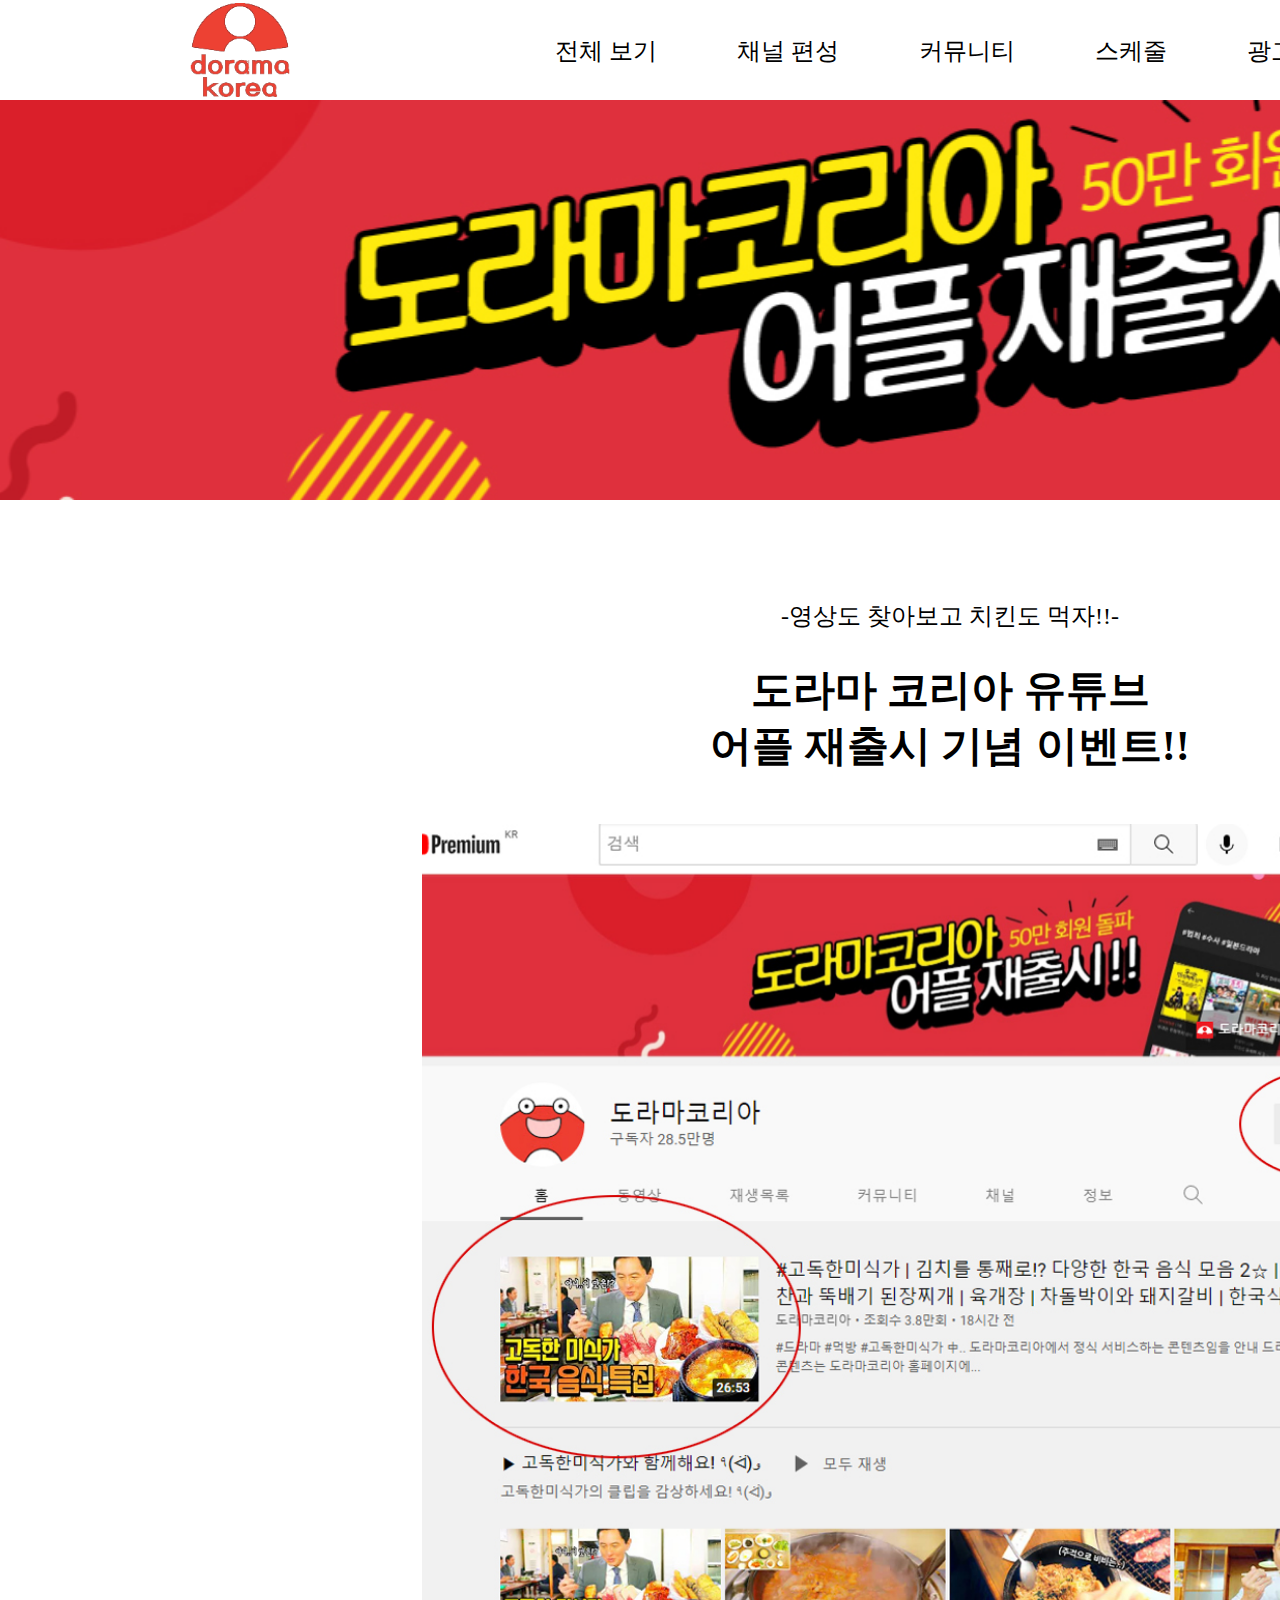
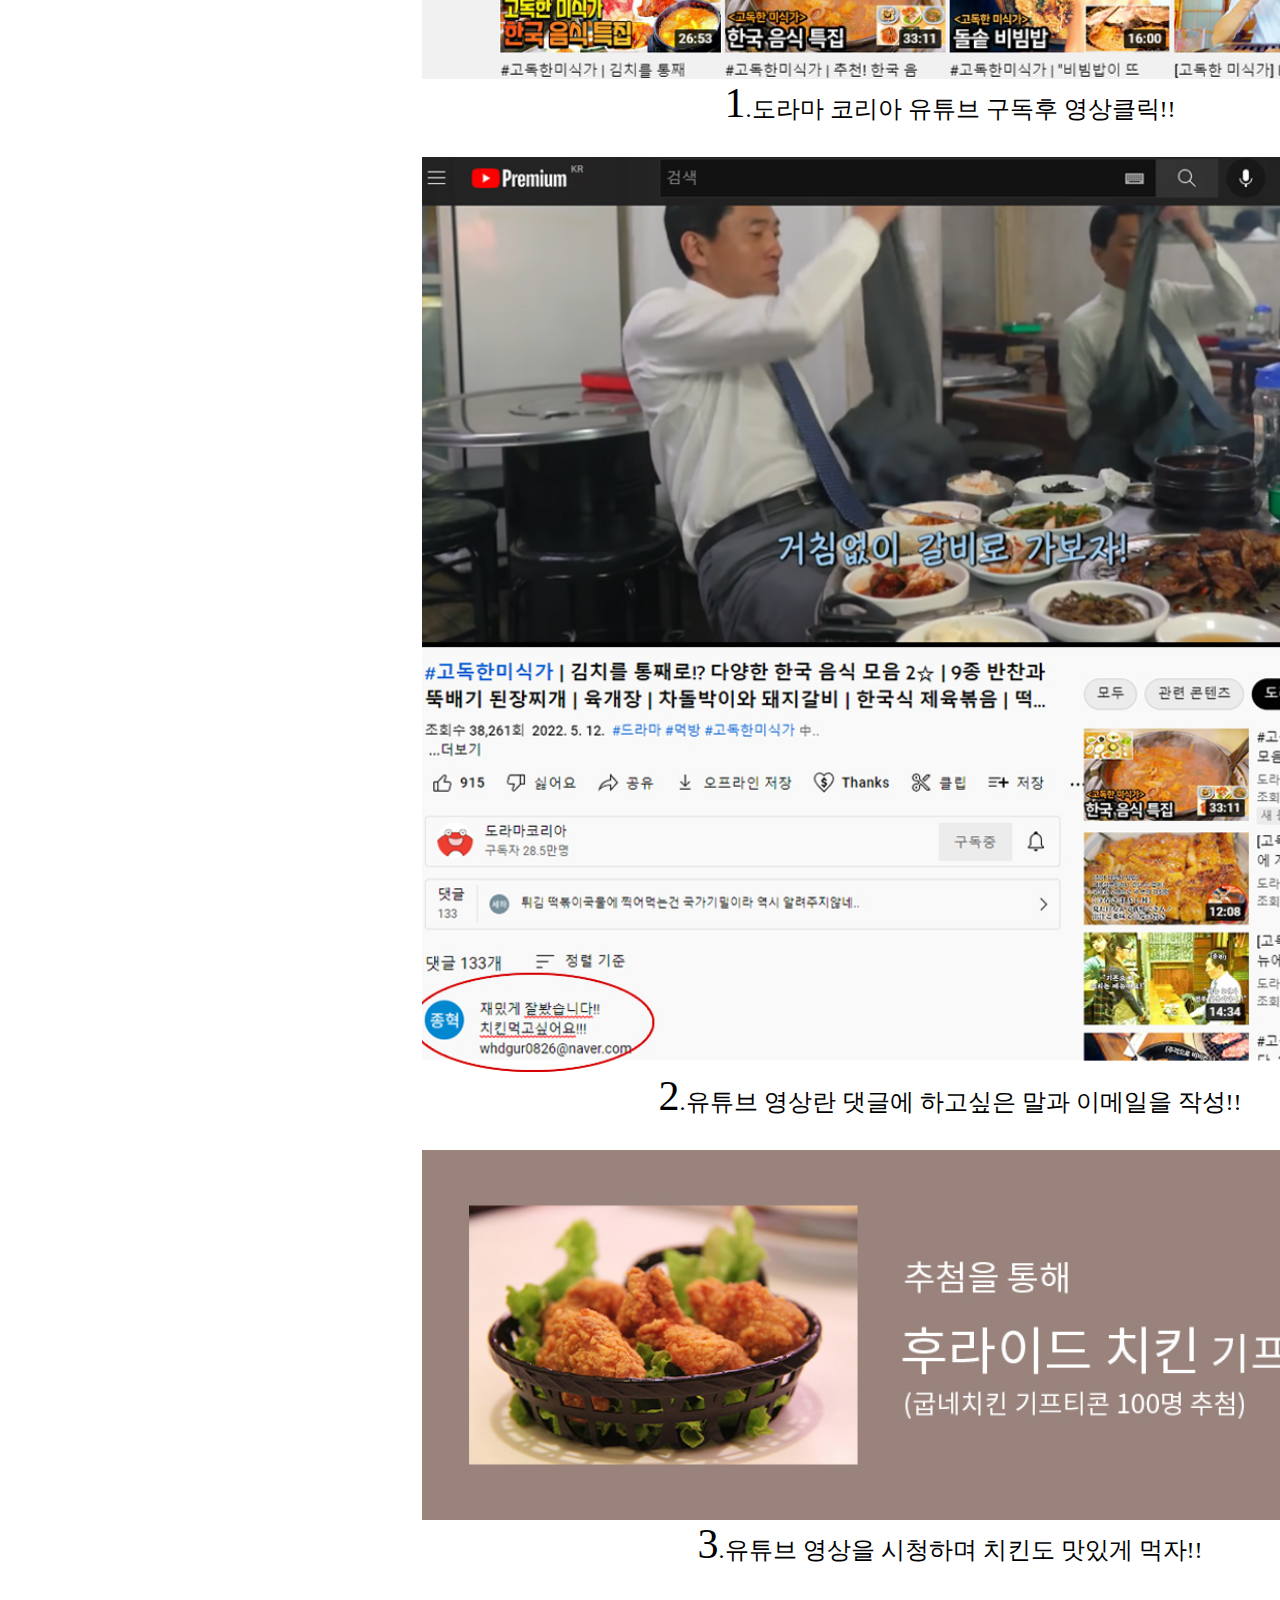
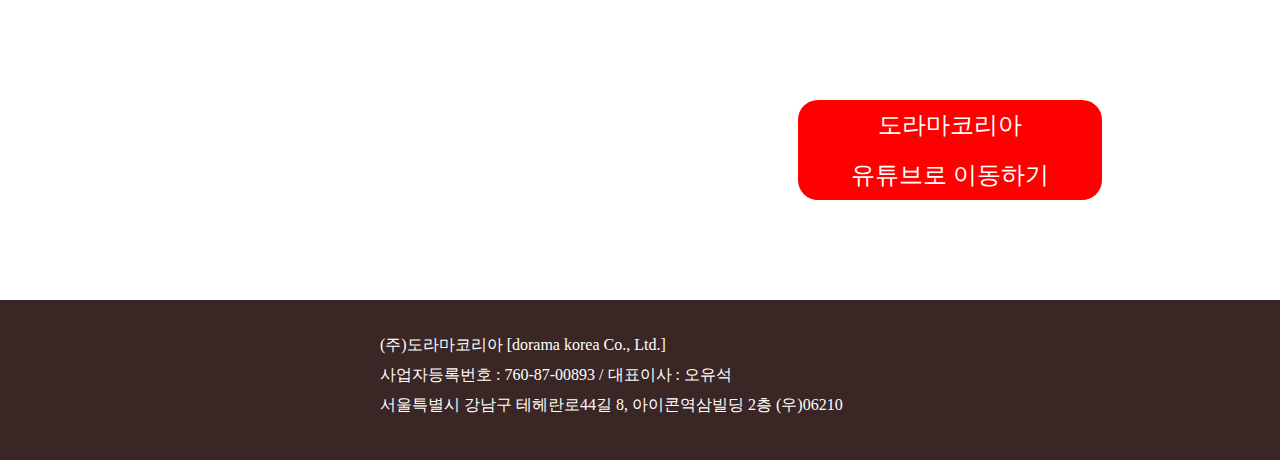
<file: event.html>
<!DOCTYPE html>
<html lang="ko" dir="ltr">
  <head>
    <meta charset="utf-8">
    <meta name="viewport" content="width=device-width">
    <title>도라마코리아 이벤트</title>
    <link rel="stylesheet" href="css/common.css">
    <link rel="stylesheet" href="css/common2.css">
    <script src="js/jquery-3.6.0.js"></script>
    <script src="js/common.js" defer></script>
  </head>
  <body>
    <header id="subHead">
      <div class="subHeadUl">
        <h1><a href="index.html">도라마코리아</a></h1>
        <ul class="subUl1">
          <li><a href="#">전체 보기</a></li>
          <li><a href="#">채널 편성</a></li>
          <li><a href="#">커뮤니티</a></li>
          <li><a href="#">스케줄</a></li>
          <li><a href="#">광고 / 제휴</a></li>
        </ul>
        <ul class="subUl2">
          <li><a href="#">로그인</a></li>
          <li><a href="#">회원가입</a></li>
        </ul>
      </div>
    </header>

      <header id="subHead2">
        <div class="subHeadUl2">
          <h1><a href="#">도라마코리아</a></h1>
        </div>
        <div class="subUl2">
          <ul class="subUl12">
            <li><a href="index.html">도라마코리아 홈</a></li>
            <li><a href="#">전체 보기</a></li>
            <li><a href="#">채널 편성</a></li>
            <li><a href="#">커뮤니티</a></li>
            <li><a href="#">스케줄</a></li>
            <li><a href="#">광고 / 제휴</a></li>
            <li><a href="#">로그인</a></li>
            <li><a href="#">회원가입</a></li>
          </ul>
        </div>
      </header>


      <section id="eventTitle">
        <h2>도라마코리아 이벤트</h2>
      </section>

      <section id="eventSea">
        <div class="eventSea">
          <p>-영상도 찾아보고 치킨도 먹자!!-</p>
          <h2>도라마 코리아 유튜브<br>어플 재출시 기념 이벤트!!</h2>
        <p class="event1"></p>
        <p><span>1</span>.도라마 코리아 유튜브 구독후 영상클릭!!</p>
        <p class="event2"></p>
        <p><span>2</span>.유튜브 영상란 댓글에 하고싶은 말과 이메일을 작성!!</p>
        <p class="event3"></p>
        <p><span>3</span>.유튜브 영상을 시청하며 치킨도 맛있게 먹자!!</p>
        </div>
        <div class="eventYou">
          <p><a href="https://www.youtube.com/results?search_query=%EB%8F%84%EB%9D%BC%EB%A7%88%EC%BD%94%EB%A6%AC%EC%95%84">도라마코리아 <br>유튜브로 이동하기</a></p>
        </div>
      </section>

      <footer>
        <div class="foot">
        <p>
          (주)도라마코리아 [dorama korea Co., Ltd.] <br>
          사업자등록번호 : 760-87-00893 / 대표이사 : 오유석<br>
          서울특별시 강남구 테헤란로44길 8, 아이콘역삼빌딩 2층 (우)06210
        </p>
        <ul>
          <li class="face"><a href="#"></a></li>
          <li class="twi"><a href="#"></a></li>
          <li class="ins"><a href="#"></a></li>
        </ul>



      </footer>
  </body>
</html>
</file>
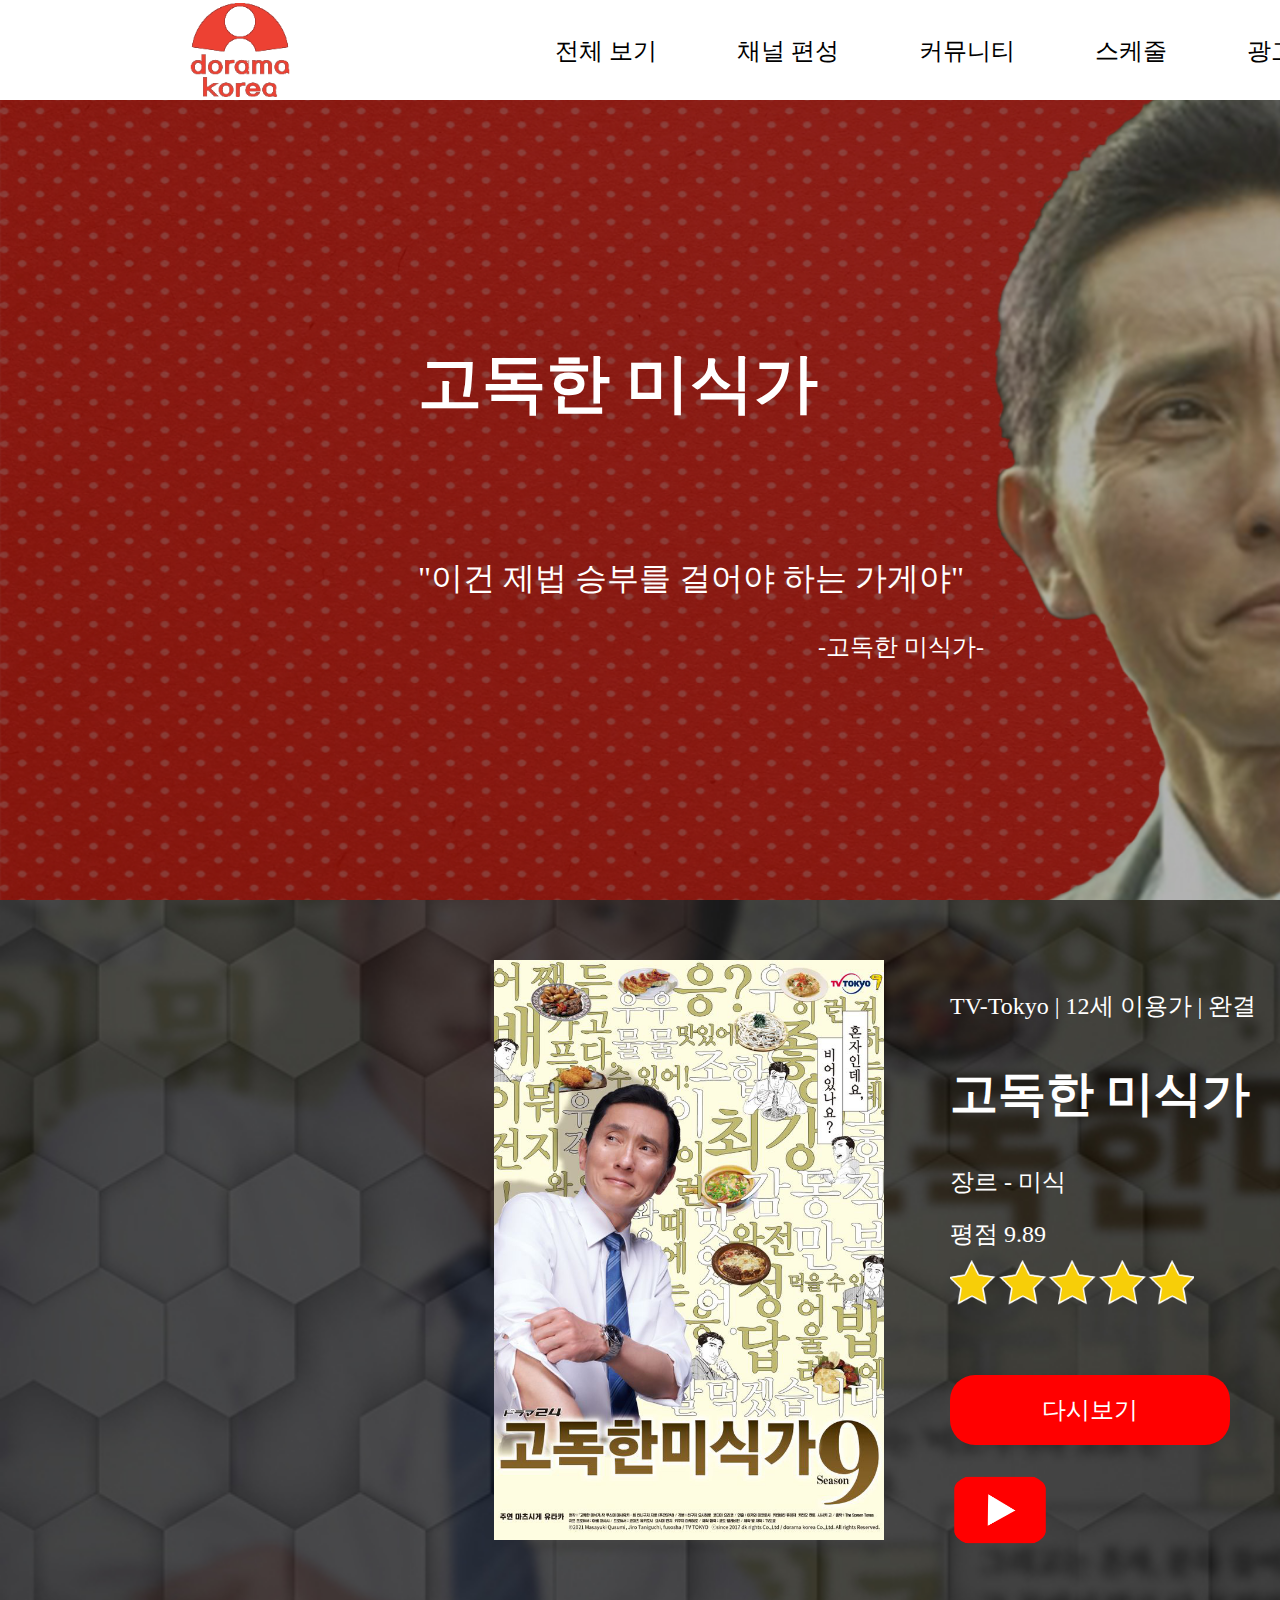
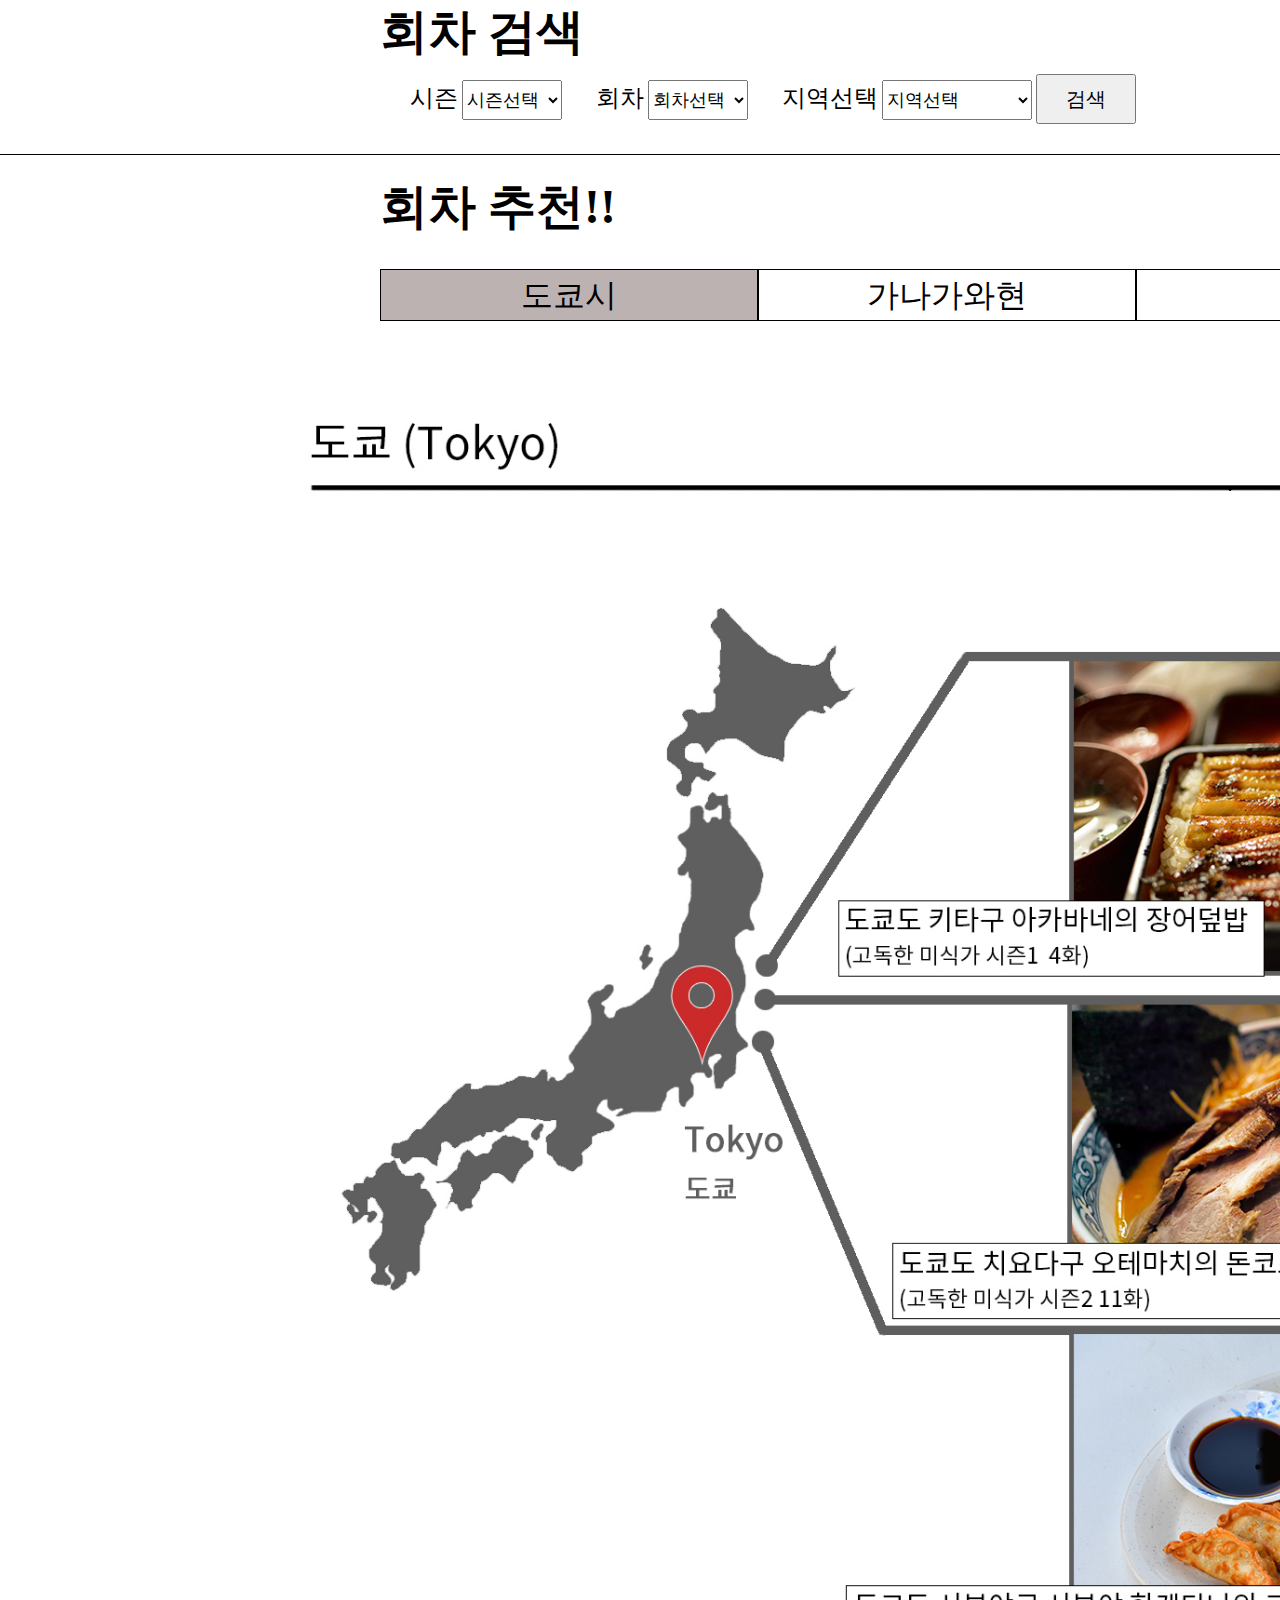
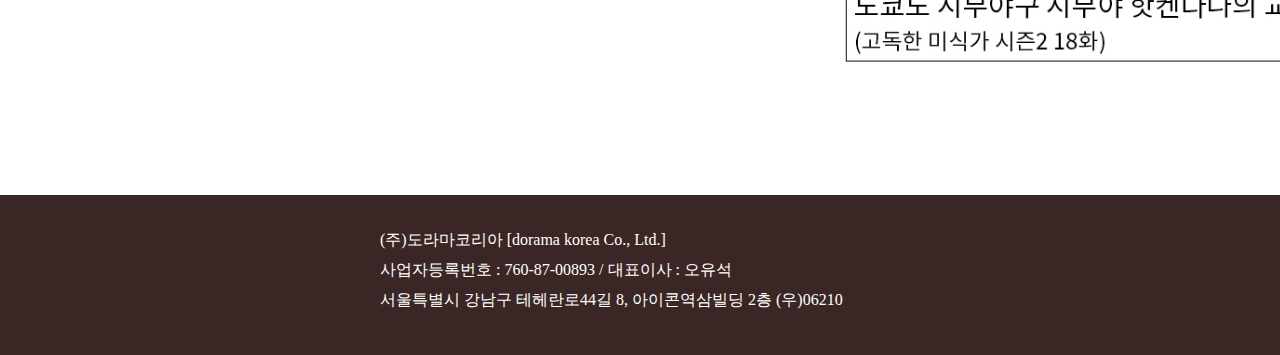
<file: foodSub.html>
<!DOCTYPE html>
<html lang="ko" dir="ltr">
  <head>
    <meta charset="utf-8">
    <meta name="viewport" content="width=device-width">
    <title>고독한 미식가 회차정보</title>
    <link rel="stylesheet" href="css/common.css">
    <link rel="stylesheet" href="css/common1.css">
    <script src="js/jquery-3.6.0.js"></script>
    <script src="js/common.js" defer></script>
  </head>
  <body>
    <header id="subHead">
      <div class="subHeadUl">
        <h1><a href="index.html">도라마코리아</a></h1>
        <ul class="subUl1">
          <li><a href="#">전체 보기</a></li>
          <li><a href="#">채널 편성</a></li>
          <li><a href="#">커뮤니티</a></li>
          <li><a href="#">스케줄</a></li>
          <li><a href="#">광고 / 제휴</a></li>
        </ul>
        <ul class="subUl2">
          <li><a href="#">로그인</a></li>
          <li><a href="#">회원가입</a></li>
        </ul>
      </div>
    </header>

    <header id="subHead2">
      <div class="subHeadUl2">
        <h1><a href="#">도라마코리아</a></h1>
      </div>
      <div class="subUl2">
        <ul class="subUl12">
          <li><a href="index.html">도라마코리아 홈</a></li>
          <li><a href="#">전체 보기</a></li>
          <li><a href="#">채널 편성</a></li>
          <li><a href="#">커뮤니티</a></li>
          <li><a href="#">스케줄</a></li>
          <li><a href="#">광고 / 제휴</a></li>
          <li><a href="#">로그인</a></li>
          <li><a href="#">회원가입</a></li>
        </ul>
      </div>
    </header>

    <section id="subTitle">
      <div class="subFood">
        <h2>고독한 미식가</h2>
        <p>"이건 제법 승부를 걸어야 하는 가게야"</p>
        <span>-고독한 미식가-</span>
      </div>
    </section>

    <section id="foodSea">
      <div class="foodSea">
        <p class="foodimg"></p>
        <div class="foodSear">
          <p>TV-Tokyo | 12세 이용가 | 완결</p>
          <h2>고독한 미식가</h2>
          <p>장르 - 미식</p>

          <p>평점 9.89</p>
          <p class="star"></p>

          <p class="btt"><a href="event.html">다시보기</a></p>
          <p class="bttt"><a href="https://www.youtube.com/results?search_query=%EB%8F%84%EB%9D%BC%EB%A7%88%EC%BD%94%EB%A6%AC%EC%95%84"></a></p>
        </div>
      </div>

    </section>

    <section id="searchBar">
      <div class="searchBar">
        <h2>회차 검색</h2>
        <label for="season">시즌</label>
        <select id="season">
          <option value="sea0">시즌선택</option>
          <option value="sea1">시즌1</option>
          <option value="sea2">시즌2</option>
          <option value="sea3">시즌3</option>
          <option value="sea4">시즌4</option>
          <option value="sea5">시즌5</option>
          <option value="sea6">시즌6</option>
          <option value="sea7">시즌7</option>
          <option value="sea8">시즌8</option>
          <option value="sea9">시즌9</option>
        </select>

        <label for="num">회차</label>
        <select id="num">
          <option value="num0">회차선택</option>
          <option value="num1">1화</option>
          <option value="num2">2화</option>
          <option value="num3">3화</option>
          <option value="num4">4화</option>
          <option value="num5">5화</option>
          <option value="num6">6화</option>
          <option value="num7">7화</option>
          <option value="num8">8화</option>
          <option value="num9">9화</option>
          <option value="num10">10화</option>
          <option value="num11">11화</option>
          <option value="num12">12화</option>
          <option value="num13">13화</option>
          <option value="num14">14화</option>
          <option value="num15">15화</option>
          <option value="num16">16화</option>
          <option value="num17">17화</option>
          <option value="num18">18화</option>
          <option value="num19">19화</option>
          <option value="num20">특별화</option>
        </select>

        <label for="world">지역선택</label>
        <select id="world">
          <option value="world0">지역선택</option>
          <option value="world1">도쿄도</option>
          <option value="world2">가나가와현</option>
          <option value="world3">사이타마현</option>
          <option value="world4">스즈오카</option>
          <option value="world5">오사카시</option>
          <option value="world6">군마현</option>
          <option value="world7">대한민국</option>
          <option value="world8">그 외 지역</option>
        </select>

        <button id="search" type="button" name="button">검색</button>
      </div>
    </section>

    <section id="cha">
      <div class="chart">
        <h2 class="chah">회차 추천!!</h2>
        <ul class="cha">
          <li class="ch1 an"><a href="#">도쿄시</a></li>
          <li class="ch2"><a href="#">가나가와현</a></li>
          <li class="ch3"><a href="#">한국</a></li>
        </ul>
      </div>

      <div class="chaImg">
        <p class="chImg chImg1"></p>
        <p class="chImg chImg2"></p>
        <p class="chImg chImg3"></p>
      </div>
    </section>

    <section id="cha2">
      <h2>회차 추천!</h2>
      <div class="chaImg2">
        <p class="chImg1 chImg12"></p>
        <p class="chImg1 chImg22"></p>
        <p class="chImg1 chImg32"></p>
      </div>

    </section>

    <footer>
      <div class="foot">
      <p>
        (주)도라마코리아 [dorama korea Co., Ltd.] <br>
        사업자등록번호 : 760-87-00893 / 대표이사 : 오유석<br>
        서울특별시 강남구 테헤란로44길 8, 아이콘역삼빌딩 2층 (우)06210
      </p>
      <ul>
        <li class="face"><a href="#"></a></li>
        <li class="twi"><a href="#"></a></li>
        <li class="ins"><a href="#"></a></li>
      </ul>



    </footer>
  </body>
</html>
</file>
<file: css/common.css>
@charset "utf-8";

@font-face {
    font-family: '양진체';
    src: url('https://cdn.jsdelivr.net/gh/supernovice-lab/font@0.9/yangjin.woff') format('woff');
    font-weight: normal;
    font-style: normal;
}

body, h1,h2,h3,p,ul,li,div,button { margin: 0; padding: 0; }
ul li { list-style: none;}
a { text-decoration: none;}


body { width:100%; height:100vh; min-width:600px; min-height:100vh;}
/* 전체화면시 */
#head { width:9.4%; height:100vh; position:relative; z-index:999;
        background:url(../images/headerTag.jpg) no-repeat center / cover;}
#head h1 { width:80%; height:15%;  text-indent: -999px; overflow:hidden;
          position:absolute; top:2%; left: 10%;
           background:url(../images/mark.png) no-repeat center / cover; }
#head h1 a { width:100%; height:100%; display: block; }

#head .headUl { width:100%; }
#head .headUl ul { position:absolute; top:20vh; left: 0; text-align: right; width:100%; }
#head .headUl ul li { width:100%; line-height:50px; font-size: 18px; border-top: 1px solid #fff;
                         border-bottom: 1px solid #fff;  margin-bottom:10px;
                         background:rgba(255, 255, 255, 0.2);
                         border-radius: 10px 0 0 10px; }

#head #bt1 { background:url(../images/button1.png) no-repeat 15px center / 30px;}
#head #bt2 { background:url(../images/button2.png) no-repeat 15px center / 30px;  }
#head #bt3 { background:url(../images/button3.png) no-repeat 15px center / 30px; }
#head #bt4 { background:url(../images/button4.png) no-repeat 15px center / 30px;  }
#head #bt5 { background:url(../images/button5.png) no-repeat 15px center / 30px;  }

#head #bt1:hover { background:#fff; }
#head #bt2:hover { background:#fff; }
#head #bt3:hover { background:#fff; }
#head #bt4:hover { background:#fff; }
#head #bt5:hover { background:#fff; }

#head #bt1 a:hover { background:url(../images/button12.png) no-repeat 30px center / 30px; }
#head #bt2 a:hover { background:url(../images/button22.png) no-repeat 30px center / 30px;  }
#head #bt3 a:hover { background:url(../images/button32.png) no-repeat 30px center / 30px; }
#head #bt4 a:hover { background:url(../images/button42.png) no-repeat 30px center / 30px;  }
#head #bt5 a:hover { background:url(../images/button52.png) no-repeat 30px center / 30px;  }

#head .headUl ul li a { width:100%; height:100%; display: block; margin-left:-15px; color:#fff;}
#head .headUl ul li a:hover { width:100%; border-radius: 10px 0 0 10px; background:#fff; color:#000;  }

.sns { width:100%; height:180px; position:absolute; top:80vh; left:10px; }
.sns ul{ float:left; width:100%; height:100%; }
.sns ul li { width: 40%; height:40%; margin:2.5%;
              float:left; text-indent: -999px; overflow:hidden; }
.sns ul li a { width:100%; height:100%; display: block;}

.sns ul .facebook { background:url(../images/facebook.png) no-repeat center / cover; }
.sns ul .twiter { background:url(../images/twiter.png) no-repeat center / cover; }
.sns ul .insta { background:url(../images/instagr.png) no-repeat center / cover; }
.sns ul .call { background:url(../images/tell.png) no-repeat center / cover; }

.sns ul .facebook:hover { background:url(../images/facebook2.png) no-repeat center / cover; }
.sns ul .twiter:hover { background:url(../images/twiter2.png) no-repeat center / cover; }
.sns ul .insta:hover { background:url(../images/instagr2.png) no-repeat center / cover; }
.sns ul .call:hover { background:url(../images/tell2.png) no-repeat center / cover; }

#head2 { display: none; }

#doramatit { width:100%; height:100vh; position:absolute; top:0; left:0; background:#fff; z-index:9999; opacity:1; }
.doramatit { width:220px; height: 220px; margin: 0 auto; }
.doramatit1 { width:143px; height: 72px; background:url(../images/doramatit1.png) no-repeat center / cover; margin-top:100%; margin-left:25%; opacity:0;  }
.doramatit2 { width:146px; height: 64px; background:url(../images/doramatit2.png) no-repeat center / cover; margin-top:5%; margin-left:25%; opacity:0; }

#search1 { width:160px; height:29px; position:absolute; top:30px; left:1730px; display:block;  }
.search { width:120px; height:20px; color:#fff; background:url(../images/searchbar.png) no-repeat center / cover; border: 0; }
.searchbtn { width:30px; height: 30px; position: absolute; top:0px; left:130px; border:0; background:url(../images/searchbtn.png) no-repeat center / cover;}
.searchbtn:hover { background:url(../images/searchbtn1.png) no-repeat center / cover; }

#tvPro { width:90.6%; height:100vh; position:absolute; top:0; left:9.4%; }
.tvPro { width:100%; height:100vh; overflow:hidden; }
.tvPro #sliderList { width:400%; height:100vh; }
.tvPro #sliderList .slider { width:25%; height:100vh; float: left; }

.slider1 { position:relative; background:url(../images/food.jpg) no-repeat center / cover; }
.slider1::before { content:""; position:absolute;top:0; right: 0; width:45%; height:100%;
                    background: rgba(0,0,0,0.7); }

.slider1 > div { width:30%; position:absolute; top: 200px; left:60%; box-sizing: border-box;}
.slider1 > div > span { color:#fff; font-size:24px; }
.slider1 > div > h2 { color:#fff; font-size: 64px; padding: 5px 0; font-weight:lighter; font-family: '양진체'; }
.slider1 > div > p { color:#fff; font-size:20px; padding-top:30px; padding-left:50px; }
.slider1 > div > .star { width:194px; height:15px; margin-top:10px; margin-left:50px;
                         background:url(../images/star.png) no-repeat center / cover; }

.slider1 .stove1 { width:100%; height:95px; margin-top:50px; margin-left:50px;
                      box-sizing: border-box; }
.slider1 .stove1 button { width:49.2%; height:91px; border:2px solid #fff; float: left;
                        background:#000;  font-size:36px; text-align: center; line-height:91px; }
.slider1 .stove1 button a { width:100%; height:100%; color:#fff; display:block; }
.slider1 .stove1 button:hover{ background:#6b0000; }

.slider2 { position:relative; background:url(../images/miu404.jpg) no-repeat center / cover; }
.slider2::before { content:""; position:absolute;top:0; right:0; width:45%; height:100%;
                    background: rgba(0,0,0,0.7);  }

.slider2 > div { width:30%; position:absolute; top:200px; left: 60%; box-sizing: border-box;}
.slider2 > div > h2 { color:#fff; font-size: 78px; font-weight: lighter; text-transform: uppercase;
                      padding-bottom:10px;  }
.slider2 > div > span { color:#fff; font-size:22px; }
.slider2 > div > .tol { color:#fff; padding-top:10px;margin-left:-50px; }
.slider2 > div > p { color:#fff; padding-top:62px;font-size:20px; padding-left:50px; padding-bottom:10px; }
.slider2 > div > .star { width:244px; height:45px; padding-top:10px; padding-left:50px; margin-left:50px; box-sizing: border-box;
                         background:url(../images/star.png) no-repeat center / cover;  }

.slider2 .stove2 { width:100%; height:95px; margin-top:50px; margin-left:50px;
                   box-sizing: border-box;  }
.slider2 .stove2 button { width:49.2%; height:91px; border:2px solid #fff; float: left;
                     font-size:36px; background:#000; text-align: center; line-height:91px; }
.slider2 .stove2 button a { width:100%; height:100%; color:#fff; display:block; }
.slider2 .stove2 button:hover{ background:#6b0000; }


.slider3 { position:relative; background:url(../images/house.jpg) no-repeat center / cover; }
.slider3::before { content:""; position:absolute;top:0; right:0; width:45%; height:100%;
                    background: rgba(0,0,0,0.7);  }

.slider3 > div { width:30%; position:absolute; top:160px; left: 60%; box-sizing: border-box;}
.slider3 > div > span { color:#fff; font-size:16px; line-height: 40px; }
.slider3 > div > h2 { color:#fff; font-size: 48px; font-weight: lighter; text-transform: uppercase;
                      padding-top:20px; padding-bottom:10px;  }
.slider3 > div > p { color:#fff; padding-top:97px;font-size:20px; padding-left:50px; padding-bottom:10px; }
.slider3 > div > .star { width:244px; height:45px; padding-top:10px; padding-left:50px; margin-left:50px; box-sizing: border-box;
                        background:url(../images/star.png) no-repeat center / cover;  }

.slider3 .stove3 { width:100%; height:95px; margin-top:50px; margin-left:50px;
                   box-sizing: border-box;  }
.slider3 .stove3 button { width:49.2%; height:91px; border:2px solid #fff; float: left; background:#000;
                     font-size:36px; text-align: center; line-height:91px; }
.slider3 .stove3 button a { width:100%; height:100%; color:#fff; display:block; }
.slider3 .stove3 button:hover{ background:#6b0000; }

.slider4 { position:relative; background:url(../images/night.jpg) no-repeat center / cover; }
.slider4::before { content:""; position:absolute;top:0; right:0; width:45%; height:100%;
                    background: rgba(0,0,0,0.7);  }

.slider4 > div { width:30%; position:absolute; top: 178px; left:60%; box-sizing: border-box;}
.slider4 > div > span { color:#fff; font-size:20px; line-height: 40px; }
.slider4 > div > h2 { color:#fff; font-size: 64px; padding-top: 15px; }
.slider4 > div > h3 { color:#fff; font-size:48px; font-weight:lighter; padding-left: 170px; }
.slider4 > div > p { color:#fff; font-size:20px; padding-top:30px; padding-left:50px; }
.slider4 > div > .star { width:194px; height:15px; margin-top:10px; margin-left:50px;
                         background:url(../images/star.png) no-repeat center / cover; }

.slider4 .stove4 { width:100%; height:95px; margin-top:50px; margin-left:50px;
                   box-sizing: border-box; }
.slider4 .stove4 button { width:49.2%; height:91px; border:2px solid #fff; float: left;
                    background:#000;  font-size:36px; text-align: center; line-height:91px; }
.slider4 .stove4 button a { width:100%; height:100%; color:#fff; }
.slider4 .stove4 button:hover{ background:#6b0000; }


.Btn { position: absolute; top:95vh; left: 56%; }
.Btn ul { width: 190px; height:26px; }
.Btn ul li{ float: left; width:26px; height:26px; margin: 0 10px; border-radius:13px; background:#fff;
            text-indent: -999px; overflow:hidden; }
.Btn ul li a{ width:100%; height:100%; display: block; }

.Btn ul .on { background:#000; border:1px solid #fff; }



footer { display: none; }
#eventTitle
{
        display: none;
 }
@media screen and ( min-width:801px ) and (max-width:1900px) {
 /*창을 줄였을 경우 */
body { min-width:1900px; min-height:937px; max-width:1900px; max-height:937px; }

#head { width:180px; height:937px; position:relative;
        background:url(../images/headerTag.jpg) no-repeat center / cover;}
#head h1 { width:130px; height:130px;  text-indent: -999px; overflow:hidden;
          position:absolute; top:10px; left: 25px;
           background:url(../images/mark.png) no-repeat center / cover; }
#head h1 a { width:100%; height:100%; display: block; }

#head .headUl { width:180px; }
#head .headUl ul { position:absolute; top:170px; left: 0; text-align: right;}
#head .headUl ul li { width:180px; line-height:50px; font-size: 18px;
                     background:rgba(0,0,0,0.2); }
#head .headUl ul li a { width:100%; height:100%; display: block; color:#fff; }
#head .headUl ul li a:hover { width:100%; border-radius: 10px 0 0 10px; background:#fff; color:#000;  }



#head #bt1 { background:url(../images/button1.png) no-repeat 15px center / 30px; }
#head #bt2 { background:url(../images/button2.png) no-repeat 15px center / 30px;  }
#head #bt3 { background:url(../images/button3.png) no-repeat 15px center / 30px; }
#head #bt4 { background:url(../images/button4.png) no-repeat 15px center / 30px;  }
#head #bt5 { background:url(../images/button5.png) no-repeat 15px center / 30px;  }

#head #bt1:hover { background:#fff; }
#head #bt2:hover { background:#fff; }
#head #bt3:hover { background:#fff; }
#head #bt4:hover { background:#fff; }
#head #bt5:hover { background:#fff; }

#head #bt1 a:hover { background:url(../images/button12.png) no-repeat 30px center / 30px; }
#head #bt2 a:hover { background:url(../images/button22.png) no-repeat 30px center / 30px;  }
#head #bt3 a:hover { background:url(../images/button32.png) no-repeat 30px center / 30px; }
#head #bt4 a:hover { background:url(../images/button42.png) no-repeat 30px center / 30px;  }
#head #bt5 a:hover { background:url(../images/button52.png) no-repeat 30px center / 30px;  }

.sns { width:180px; height:180px; position:absolute; top:750px; }
.sns ul{ float:left; }
.sns ul li { width: 70px; height:70px; margin: 5px;
              float:left; text-indent: -999px; overflow:hidden; }
.sns ul li a { width:100%; height:100%; display: block;}

.sns ul .facebook { background:url(../images/facebook.png) no-repeat center / cover; }
.sns ul .twiter { background:url(../images/twiter.png) no-repeat center / cover; }
.sns ul .insta { background:url(../images/instagr.png) no-repeat center / cover; }
.sns ul .call { background:url(../images/tell.png) no-repeat center / cover; }

.sns ul .facebook:hover { background:url(../images/facebook2.png) no-repeat center / cover; }
.sns ul .twiter:hover { background:url(../images/twiter2.png) no-repeat center / cover; }
.sns ul .insta:hover { background:url(../images/instagr2.png) no-repeat center / cover; }
.sns ul .call:hover { background:url(../images/tell2.png) no-repeat center / cover; }

#head2 { display: none; }

#doramatit { width:100%; height:100vh; position:absolute; top:0; left:0; background:#fff; z-index:9999; opacity:1; }
.doramatit { width:220px; height: 220px; margin: 0 auto; }
.doramatit1 { width:143px; height: 72px; background:url(../images/doramatit1.png) no-repeat center / cover; margin-top:100%; margin-left:25%; opacity:0;  }
.doramatit2 { width:146px; height: 64px; background:url(../images/doramatit2.png) no-repeat center / cover; margin-top:5%; margin-left:25%; opacity:0; }

#tvPro { width:1740px; height:937px; position:absolute; top:0; left:180px; }
.tvPro { width:100%; height:937px; overflow:hidden; }
.tvPro #sliderList { width:400%; height:940px; }
.tvPro #sliderList .slider { width:25%; height:940px; float: left; }


.slider1 { position:relative; background:url(../images/food.jpg) no-repeat center / cover; }
.slider1::before { content:""; position:absolute;top:0; left:1000px; width:740px; height:100%;
                    background: rgba(0,0,0,0.7); }

.slider1 > div { position:absolute; top: 200px; left:1040px; box-sizing: border-box;}
.slider1 > div > span { color:#fff; font-size:24px; }
.slider1 > div > h2 { color:#fff; font-size: 64px; padding: 5px 0; }
.slider1 > div > p { color:#fff; font-size:20px; padding-top:30px; padding-left:50px; }
.slider1 > div > .star { width:194px; height:15px; margin-top:10px; margin-left:50px;
                         background:url(../images/star.png) no-repeat center / cover; }

.slider1 .stove1 { width:570px; height:95px; margin-top:50px; margin-left:50px;
                      box-sizing: border-box;  background:#000; }
.slider1 .stove1 button { width:285px; height:95px; border:2px solid #fff; float: left;
                          font-size:36px; text-align: center; line-height:91px; }
.slider1 .stove1 button a { width:100%; height:100%; color:#fff; }
.slider1 .stove1 button:hover{ background:#6b0000; }


.slider2 { position:relative; background:url(../images/miu404.jpg) no-repeat center / cover; }
.slider2::before { content:""; position:absolute;top:0; left:1000px; width:740px; height:100%;
                    background: rgba(0,0,0,0.7);  }

.slider2 > div { position:absolute; top:200px; left: 1040px; box-sizing: border-box;}
.slider2 > div > h2 { color:#fff; font-size: 78px; font-weight: lighter; text-transform: uppercase;
                      padding-bottom:10px;  }
.slider2 > div > span { color:#fff; font-size:22px; }
.slider2 > div > .tol { color:#fff; padding-top:10px;margin-left:-50px; }
.slider2 > div > p { color:#fff; padding-top:62px;font-size:20px; padding-left:50px; padding-bottom:10px; }
.slider2 > div > .star { width:244px; height:45px; padding-top:10px; padding-left:50px; margin-left:50px; box-sizing: border-box;
                         background:url(../images/star.png) no-repeat center / cover;  }

.slider2 .stove2 { width:570px; height:95px; margin-top:50px; margin-left:50px;
                   box-sizing: border-box;  background:#000; }
.slider2 .stove2 button { width:285px; height:95px; border:2px solid #fff; float: left;
                     font-size:36px; text-align: center; line-height:91px; }
.slider2 .stove2 button a { width:100%; height:100%; color:#fff; }
.slider2 .stove2 button:hover{ background:#6b0000; }


.slider3 { position:relative; background:url(../images/house.jpg) no-repeat center / cover; }
.slider3::before { content:""; position:absolute;top:0; left:1000px; width:740px; height:100%;
                    background: rgba(0,0,0,0.7);  }

.slider3 > div { position:absolute; top:160px; left: 1040px; box-sizing: border-box;}
.slider3 > div > span { color:#fff; font-size:20px; line-height: 40px; }
.slider3 > div > h2 { color:#fff; font-size: 64px; font-weight: lighter; text-transform: uppercase;
                      padding-top:20px; padding-bottom:10px;  }
.slider3 > div > p { color:#fff; padding-top:97px;font-size:20px; padding-left:50px; padding-bottom:10px; }
.slider3 > div > .star { width:244px; height:45px; padding-top:10px; padding-left:50px; margin-left:50px; box-sizing: border-box;
                        background:url(../images/star.png) no-repeat center / cover;  }

.slider3 > div > ul { width:570px; height:95px; margin-top:50px; margin-left:50px;
                      box-sizing: border-box;  background:#000;}
.slider3 > div > ul li { width:281px; height:91px; border:2px solid #fff; float: left;
                         font-size:36px; text-align: center; line-height:91px; }
.slider3 > div > ul li a { width:100%; height:100%; color:#fff; }

.slider3 > div > ul li:hover{ background:#6b0000; }

.slider3 .stove3 { width:570px; height:95px; margin-top:50px; margin-left:50px;
                   box-sizing: border-box;  background:#000; }
.slider3 .stove3 button { width:285px; height:95px; border:2px solid #fff; float: left;
                     font-size:36px; text-align: center; line-height:91px; }
.slider3 .stove3 button a { width:100%; height:100%; color:#fff; }
.slider3 .stove3 button:hover{ background:#6b0000; }


.slider4 { position:relative; background:url(../images/night.jpg) no-repeat center / cover; }
.slider4::before { content:""; position:absolute;top:0; left:1000px; width:740px; height:100%;
                    background: rgba(0,0,0,0.7);  }

.slider4 > div { position:absolute; top: 178px; left:1040px; box-sizing: border-box;}
.slider4 > div > span { color:#fff; font-size:20px; line-height: 40px; }
.slider4 > div > h2 { color:#fff; font-size: 64px; padding-top: 15px; }
.slider4 > div > h3 { color:#fff; font-size:48px; font-weight:lighter; padding-left: 170px; }
.slider4 > div > p { color:#fff; font-size:20px; padding-top:30px; padding-left:50px; }
.slider4 > div > .star { width:194px; height:15px; margin-top:10px; margin-left:50px;
                         background:url(../images/star.png) no-repeat center / cover; }

.slider4 .stove4 { width:570px; height:95px; margin-top:50px; margin-left:50px;
                   box-sizing: border-box;  background:#000; }
.slider4 .stove4 button { width:285px; height:95px; border:2px solid #fff; float: left;
                     font-size:36px; text-align: center; line-height:91px; }
.slider4 .stove4 button a { width:100%; height:100%; color:#fff; }
.slider4 .stove4 button:hover{ background:#6b0000; }

.Btn { position: absolute; top:890px; left: 1010px; }
.Btn ul { width: 190px; height:26px; }
.Btn ul li{ float: left; width:26px; height:26px; margin: 0 10px; border-radius:13px; background:#fff;
            text-indent: -999px; overflow:hidden; }
.Btn ul li a{ width:100%; height:100%; display: block; }

.Btn ul .on { background:#000; border:1px solid #fff; }

#search1 { width:160px; height:29px; position:absolute; top:30px; left:1730px; display:block; }
.search { width:120px; height:20px; color:#fff; background:url(../images/searchbar.png) no-repeat center / cover; border: 0; }
.searchbtn { width:30px; height: 30px; position: absolute; top:0px; left:130px; border:0; background:url(../images/searchbtn.png) no-repeat center / cover;}
.searchbtn:hover { background:url(../images/searchbtn1.png) no-repeat center / cover; }

footer { display: none; }
#eventTitle
{
        display: none;
 }
}

@media screen and ( max-width: 800px ) {

  body { overflow-x: hidden; height:1090px; }

  #head { width:180px; height:937px; position:relative; display: none;
          background:url(../images/headerTag.jpg) no-repeat center / cover;}
  #head h1 { width:150px; height:150px;  text-indent: -999px; overflow:hidden;
            position:absolute; top:0; left: 15px;
             background:url(../images/mark.png) no-repeat center / cover; }
  #head h1 a { width:100%; height:100%; display: block; }

  #head .headUl { width:180px; }
  #head .headUl ul { position:absolute; top:200px; left: 0; text-align: center;}
  #head .headUl ul li { width:180px; line-height:98px; font-size: 32px; }
  #head .headUl ul li a { width:100%; height:100%; display: block; color:#fff;}

  #head .headUl ul li a:hover { background:#fff; color:#000; font-size:32px; }

  .sns { width:180px; height:180px; position:absolute; top:750px; }
  .sns ul{ float:left; }
  .sns ul li { width: 70px; height:70px; margin: 10px;
                float:left; text-indent: -999px; overflow:hidden; }
  .sns ul li a { width:100%; height:100%; display: block;}

  .sns ul .facebook { background:url(../images/facebook.png) no-repeat center / cover; }
  .sns ul .twiter { background:url(../images/twiter.png) no-repeat center / cover; }
  .sns ul .insta { background:url(../images/instagr.png) no-repeat center / cover; }
  .sns ul .call { background:url(../images/tell.png) no-repeat center / cover; }



  #head2 { width:600px; max-width:600px; height:1130px; position:relative; display: block;
          background:#191919; overflow:hidden; }
  #head2 h1 { width:100%; height:100%; display:none; text-indent: -999px; overflow:hidden;
            position:absolute; top:0; left: 0;
             background:url(../images/mark.png) no-repeat center / cover; }
  #head2 h1 a { width:100%; height:100%; display: none; }

  #head2 .headUl2 { width:100%; display:block; margin:0 auto; }
  #head2 .headUl2 ul { position:absolute; top:600px; left:0; text-align: center; width:100%; }
  #head2 .headUl2 ul li { width:100%; line-height:72px; border-radius:20px; font-size: 1.8rem; border: 1px solid #fff;}
  #head2 .headUl2 ul li a { width:100%; height:100%; display: block;  color:#fff;}

  #head2 .headUl2 ul li a:hover { background:#39f; color:#fff; border-radius:20px; }

  .sns2 { width:600px; height:343px; position:absolute; top:1045px; left: 0;
          background:#3b2626; }
  .sns2 ul{ float:left; width:100%; margin-left:18%; }
  .sns2 ul li { width: 80px; height:80px; margin:0 1%;
                float:left; text-indent: -999px; overflow:hidden; }
  .sns2 ul li a { width:100%; height:100%; display: block;}

  .sns2 ul .facebook2 { background:url(../images/facebook.png) no-repeat center / cover; }
  .sns2 ul .twiter2 { background:url(../images/twiter.png) no-repeat center / cover; }
  .sns2 ul .insta2 { background:url(../images/instagr.png) no-repeat center / cover; }
  .sns2 ul .call2 { background:url(../images/tell.png) no-repeat center / cover; }

  #doramatit { width:0; }

  #tvPro { width:600px; height:600px; position:absolute; top:0; left:0; }
  .tvPro { width:100%; height:600px; overflow:hidden; }
  .tvPro #sliderList { width:400%; height:600px; }
  .tvPro #sliderList .slider { width:25%; height:600px; float: left; }


  .slider1 { position:relative; background:url(../images/food.jpg) no-repeat center / cover; }
  .slider1::before { content:""; position:absolute;top:0; left:0; width:100%; height:100%;
                    background: rgba(0,0,0,0.7); }

  .slider1 > div { width:70%; position:absolute; top: 50px; left:15%; box-sizing: border-box;}
  .slider1 > div > span { color:#fff; font-size:1rem; padding-bottom:20px; }
  .slider1 > div > h2 { color:#fff; font-size: 2rem; padding: 5px 0; }
  .slider1 > div > p { color:#fff; font-size:1.6rem; margin-top:25px; padding-top:30px; padding-left:2%; }
  .slider1 > div > .star { width:240px; height:15px; margin-top:10px;padding-left:2%;  margin-left:2%;
                           background:url(../images/star.png) no-repeat center / cover; }

  .slider1 .stove1 { width:100%; height:130px; margin-top:10px; margin-left:0;
                        box-sizing: border-box;  background:#000; }
  .slider1 .stove1 button { width:100%; height:65px; border:2px solid #fff; float: left;
                            font-size:1.2rem; text-align: center; line-height:64px; }
  .slider1 .stove1 button a { width:100%; height:100%; color:#fff; }
  .slider1 .stove1 button:hover{ background:#6b0000; }


  .slider2 { position:relative; background:url(../images/miu404.jpg) no-repeat center / cover; }
  .slider2::before { content:""; position:absolute;top:0; left:0; width:100%; height:100%;
                      background: rgba(0,0,0,0.7);  }

  .slider2 > div { width:70%; position:absolute; top:50px; left: 15%; box-sizing: border-box;}
  .slider2 > div > h2 { color:#fff; font-size: 2rem; font-weight: lighter; text-transform: uppercase;
                        padding-bottom:10px;  }
  .slider2 > div > span { color:#fff; font-size:1rem; }
  .slider2 > div > .tol { color:#fff; padding-top:10px;margin-left:-5px; }
  .slider2 > div > p { color:#fff; padding-top:52px;font-size:1.6rem; padding-left:2%; padding-bottom:10px; }
  .slider2 > div > .star { width:244px; height:45px; padding-top:10px; padding-left:50px; margin-left:2%; box-sizing: border-box;
                           background:url(../images/star.png) no-repeat center / cover;  }

  .slider2 .stove2 { width:100%; height:130px; margin-top:10px; margin-left:0;
                     box-sizing: border-box;  background:#000; }
  .slider2 .stove2 button { width:100%; height:65px; border:2px solid #fff; float: left;
                       font-size:1.2rem; text-align: center; line-height:64px; }
  .slider2 .stove2 button a { width:100%; height:100%; color:#fff; }
  .slider2 .stove2 button:hover{ background:#6b0000; }


  .slider3 { position:relative; background:url(../images/house.jpg) no-repeat center / cover; }
  .slider3::before { content:""; position:absolute;top:0; left:0; width:100%; height:100%;
                      background: rgba(0,0,0,0.7);  }

  .slider3 > div { width:70%; position:absolute; top:40px; left: 15%; box-sizing: border-box;}
  .slider3 > div > span { color:#fff; font-size:1rem; }
  .slider3 > div > h2 { color:#fff; font-size: 1.8rem; font-weight: lighter; text-transform: uppercase;
                        padding-top:0; padding-bottom:50px;  }
  .slider3 > div > p { color:#fff; padding-top:0;font-size:1.2rem; padding-left:2%; padding-bottom:0; }
  .slider3 > div > .star { width:244px; height:45px; padding-top:10px; padding-left:50px; margin-left:2%; box-sizing: border-box;
                          background:url(../images/star.png) no-repeat center / cover;  }

  .slider3 .stove3 { width:100%; height:130px; margin-top:10px; margin-left:0;
                     box-sizing: border-box;  background:#000; }
  .slider3 .stove3 button { width:100%; height:65px; border:2px solid #fff; float: left;
                       font-size:1.2rem; text-align: center; line-height:64px; }
  .slider3 .stove3 button a { width:100%; height:100%; color:#fff; }
  .slider3 .stove3 button:hover{ background:#6b0000; }


  .slider4 { position:relative; background:url(../images/night.jpg) no-repeat center / cover; }
  .slider4::before { content:""; position:absolute;top:0; left:0; width:100%; height:100%;
                      background: rgba(0,0,0,0.7);  }

  .slider4 > div { width:70%; position:absolute; top: 40px; left:15%; box-sizing: border-box;}
  .slider4 > div > span { color:#fff; font-size:1rem; line-height: 24px; }
  .slider4 > div > h2 { color:#fff; font-size: 2rem; padding-top: 35px; }
  .slider4 > div > h3 { color:#fff; font-size:1.8rem; font-weight:lighter; padding-left: 20%; }
  .slider4 > div > p { color:#fff; font-size:1rem; padding-top:30px; padding-left:2%; }
  .slider4 > div > .star { width:244px; height:15px; margin-top:10px; margin-left:2%;
                           background:url(../images/star.png) no-repeat center / cover; }

  .slider4 .stove4 { width:100%; height:130px; margin-top:15px; margin-left:0;
                     box-sizing: border-box;  background:#000; }
  .slider4 .stove4 button { width:100%; height:65px; border:2px solid #fff; float: left;
                       font-size:1.2rem; text-align: center; line-height:64px; }
  .slider4 .stove4 button a { width:100%; height:100%; color:#fff; }
  .slider4 .stove4 button:hover{ background:#6b0000; }

  .Btn { position: absolute; top:550px; left: 34%; }
  .Btn ul { width: 100%; height:26px; }
  .Btn ul li{ float: left; width:26px; height:26px; margin: 0 10px; border-radius:13px; background:#fff;
              text-indent: -999px; overflow:hidden; }
  .Btn ul li a{ width:100%; height:100%; display: block; }

  .Btn ul .on { background:#000; border:1px solid #fff; }

  #eventTitle { width:100%; height:200px;
                display:block; background:url(../images/eventpage.jpg) no-repeat center / cover; }
  #eventTitle h2 { text-indent: -9999px; overflow: hidden;}
  #eventTitle h2 a { display: block; width:100%; height:100%; }

  #search1 { display:none; }

  footer { width:600px; height:250px; background:#3b2626;
         display: block; }
  .foot { width:100%; height:100px; margin: 0 auto; }
  footer p { width:100%; color:#fff; line-height:36px;font-size:1rem;  float: left;}

  footer ul { display: none; }



}
</file>
<file: css/common2.css>
@charset "utf-8";

#subHead { width:100%; height:100px; background:#fff; color:#000; position: relative;
            top:0; left: 0; display:block;
 }
.subHeadUl { width:80%; margin-left:10%; }
#subHead .subHeadUl h1{ text-indent:-9999px; overflow: hidden; width:100px; height:100px;
                        background:url(../images/mark.png) no-repeat center / cover;
                        display: block; }
#subHead .subHeadUl h1 a{ display: block; width:100%; height:100%; }

#subHead .subHeadUl .subUl1 { width: 1200px; float: right; position:absolute; top:35px; left: 25%; }
#subHead .subHeadUl .subUl1 li{ float: left; margin-left:80px; }
#subHead .subHeadUl .subUl1 li a{ color:#000; font-size: 24px; }

#subHead .subHeadUl .subUl2 { width:300px; float: right; position: absolute; top:40px; left: 80%; }
#subHead .subHeadUl .subUl2 li { float:left; margin-left:40px; }
#subHead .subHeadUl .subUl2 li a { color:#000; font-size: 16px; }

#subHead2 { display: none; }

#eventTitle { display:block; width:100%; height:400px; background:url(../images/eventpage.jpg) no-repeat center / cover; }
#eventTitle h2 { text-indent: -9999px; overflow: hidden;}

#eventSea { width:100%; height: 3000px; box-sizing: border-box; }
.eventSea { width:60%; height:2600px; padding-top:100px; margin: 0 auto; }
.eventSea h2 { font-size:42px; margin: 0 auto; text-align: center; margin-bottom: 50px; }
.eventSea p { font-size:24px; margin: 0 auto; text-align: center; padding-bottom:30px; }
.eventSea p span { font-size:42px; }
.event1 { width:1056px; height:825px; background:url(../images/event1.jpg) no-repeat center / cover; }
.event2 { width:1056px; height:885px; background:url(../images/event2.jpg) no-repeat center / cover; }
.event3 { width:1056px; height:340px; background:url(../images/event3.jpg) no-repeat center / cover; }

.eventYou { width:40%; margin: 0 auto; padding-top:100px; }
.eventYou p { width:40%; height:100px; border-radius: 20px; background: #f00; margin: 0 auto; }
.eventYou p a { display: block; width:100%; height: 100px; color:#fff; font-size:24px; text-align: center;
                line-height:50px;  }

footer { width:100%; height:100px; background:#3b2626;
        padding:30px 0; display:block; }
.foot { width:60%; height:100px; margin: 0 auto; }
footer p { width:700px; color:#fff; line-height:30px; float: left;}

footer ul { width:222px; height:54px; float: right; margin-top:25px; }
footer ul li{ width:54px;height:54px; float: left; margin-left: 20px; }
footer ul li a { width:100%; height: 54px; display: block; }

.face { background:url(../images/facebook.png) no-repeat center / cover; }
.twi { background:url(../images/twiter.png) no-repeat center / cover; }
.ins { background:url(../images/instagr.png) no-repeat center / cover;  }

@media screen and ( max-width: 1700px ) {
  .subUl2{ display: none; }
}

@media screen and ( max-width: 800px ) {
  body { width:800px; max-width:800px; overflow-x: hidden;}

  #subHead { display: none; }
  #subTitle { display: none; }

  #subHead2 { display:block; position:relative;  }
  #subHead2 .subHeadUl2 { z-index:999; position:fixed; top:0; left:0; width:100%; height:160px; background:rgba(0,0,0,0.5); }
  #subHead2 .subHeadUl2 h1 { width:150px; height:150px; position: absolute; top:5px; left:5px;
                            border:1px solid #000; border-radius: 5px;background:url(../images/menubtn1.png) no-repeat center / cover; }
  .subHeadUl2 h1 a { width:100%; height:100%; display: block; text-indent: -999px; overflow:hidden;}
  .subUl2 { width:70%; height:1300px; display:block; z-index:999; background:#fff; position:fixed; top:160px; left: -71%;
            border-right:1px solid #000;  }
  .subUl2 .subUl12 { width:100%; height: 100%; }
  .subUl2 .subUl12 li { width:100%; height:48px; border:1px solid #000; font-size:24px; line-height:48px; text-align:center; }
  .subUl2 .subUl12 li a { width:100%; height:100%; display: block; color:#000; }

  #eventTitle { width:100%; height:200px; background:url(../images/eventpage.jpg) no-repeat center / cover; }
  #eventTitle h2 { text-indent: -9999px; overflow: hidden;}

  #eventSea { width:100%; height: 2200px; box-sizing: border-box; }
  .eventSea { width:90%; height:1900px; padding-top:100px; margin: 0 auto; }
  .eventSea h2 { font-size:2rem; margin: 0 auto; text-align: center; margin-bottom: 50px; }
  .eventSea p { font-size:1.4rem; margin: 0 auto; text-align: center; padding-bottom:30px; }
  .eventSea p span { font-size:1.7rem; }
  .event1 { width:100%; height:525px; background:url(../images/event1.jpg) no-repeat center / cover; }
  .event2 { width:100%; height:585px; background:url(../images/event2.jpg) no-repeat center / cover; }
  .event3 { width:100%; height:140px; background:url(../images/event3.jpg) no-repeat center / cover; }

  .eventYou { width:80%; margin: 0 auto; padding-top:10px; }
  .eventYou p { width:100%; height:100px; border-radius: 20px; background: #f00; margin: 0 auto; }
  .eventYou p a { display: block; width:100%; height: 100px; color:#fff; font-size:24px; text-align: center;
                  line-height:50px;  }

  footer { width:100%; height:100px; background:#3b2626;
          padding:30px 0; display: block; }
  .foot { width:80%; height:100px; margin: 0 auto; }
  footer p { width:100%; color:#fff; line-height:30px; float: left;}
  footer ul { display: none; }

  .face { background:url(../images/facebook.png) no-repeat center / cover; }
  .twi { background:url(../images/twiter.png) no-repeat center / cover; }
  .ins { background:url(../images/instagr.png) no-repeat center / cover;  }
}
</file>
<file: css/common1.css>
@charset "utf-8";

#subHead { width:100%; height:100px; background:#fff; color:#000; position: relative;
            top:0; left: 0; display:block;
 }
.subHeadUl { width:80%; margin-left:10%; }
#subHead .subHeadUl h1{ text-indent:-9999px; overflow: hidden; width:100px; height:100px;
                        background:url(../images/mark.png) no-repeat center / cover;
                        display: block; }
#subHead .subHeadUl h1 a{ display: block; width:100%; height:100%; }

#subHead .subHeadUl .subUl1 { width: 1200px; float: right; position:absolute; top:35px; left: 25%; }
#subHead .subHeadUl .subUl1 li{ float: left; margin-left:80px; }
#subHead .subHeadUl .subUl1 li a{ color:#000; font-size: 24px; }

#subHead .subHeadUl .subUl2 { width:300px; float: right; position: absolute; top:40px; left: 80%; }
#subHead .subHeadUl .subUl2 li { float:left; margin-left:40px; }
#subHead .subHeadUl .subUl2 li a { color:#000; font-size: 16px; }

#subHead2 { display: none; }

#subTitle { width:100%; height:800px; position:relative; margin: 0 auto; background:url(../images/foodTitles.jpg) no-repeat center / cover;
            display: block;  }
#subTitle::before { content:""; width:100%; height:800px; position:absolute;top:0;left:0; background:rgba(0,0,0,0.3); }
.subFood { width:80%; margin-left:22%; padding-top:240px; box-sizing: border-box; position:relative;}
.subFood h2 { font-size:64px; color: #fff; padding-bottom:100px; }
.subFood p { font-size:32px; color:#fff; padding: 30px 0; }
.subFood span { font-size:24px; color:#fff; margin-left:400px; }

#foodSea { width:100%; height:700px; background:url(../images/foodpot.jpg) no-repeat center / cover;
          float: left; position:relative; margin: 0 auto; }
.foodSea { width: 80%; margin: 0 auto; }

.foodSea .foodimg { width: 330px; height: 520px; padding:30px; margin-top:60px; margin-left:20%;
                    background:url(../images/foodimg.jpg) no-repeat center / cover; }
.foodSea .foodSear { width:500px; color:#fff; float: left; position: absolute; top:80px; left: 50%;}
.foodSea .foodSear h2 { font-size:48px; padding: 30px 0; }
.foodSea .foodSear p{ font-size: 24px; padding: 10px 0; }
.foodSea .foodSear .star { width:244px; height:45px; padding-top:10px; box-sizing: border-box;
                         background:url(../images/star.png) no-repeat center / cover; }

.foodSea .foodSear .btt { width:280px; height:50px; text-align: center; margin-top: 70px;
                          line-height:50px;  background:#f00; border-radius:25px; }
.foodSea .foodSear .btt a { width:100%; height:100%; display: block; color:#fff; }

.foodSea .foodSear .bttt { width:100px; height:50px; text-align: center; margin-top: 30px;
                          background:url(../images/youtube.png) no-repeat center / cover; border-radius:25px; }
.foodSea .foodSear .bttt a { width:100%; height:100%; display: block; color:#fff; }

#searchBar { width:100%; }

.searchBar { width:60%; margin:0 auto; padding:30px 0; }
.searchBar h2{ font-size:48px; }
.searchBar label { font-size:24px; padding-left:30px; }
select { width:100px; height:40px; font-size:18px; }
#world { width:150px; height:40px; font-size:18px; }
select option { font-size:20px; }
button { width:100px; height:50px; margin-top:10px; font-size:20px; }

#cha { width:100%; height:1600px; border-top: 1px solid #000; padding: 20px 0;}
.chart { width:60%; margin: 0 auto; }
.chart h2 { font-size: 48px; padding-bottom:30px; }

.cha { width:100%; }
.cha li { width:33%; height:50px; border:1px solid #000; font-size: 32px;
          text-align: center; float: left; line-height:50px; }
.cha li a { width:100%; height:50px; display: block; color:#000; }

.an { background:#bdb2b2; }

.chaImg { width:100%; position: relative; margin: 0 auto; }
.chaImg .chImg{ margin: 0 auto; width:70%; height:1340px; background: no-repeat center / cover; }
.chaImg .chImg1{ display:block; background:url(../images/toKyo.jpg) no-repeat center / cover; position:absolute;top:100px; left: 15%; }
.chaImg .chImg2{ display:none; background:url(../images/gana.jpg) no-repeat center / cover; position:absolute;top:100px; left: 15%; }
.chaImg .chImg3{ display:none; background:url(../images/korea.jpg) no-repeat center / cover; position:absolute;top:100px; left: 15%; }

#cha2 { display: none; }

footer { width:100%; height:100px; background:#3b2626;
        padding:30px 0; display:block; }
.foot { width:60%; height:100px; margin: 0 auto; }
footer p { width:700px; color:#fff; line-height:30px; float: left;}

footer ul { width:222px; height:54px; float: right; margin-top:25px; }
footer ul li{ width:54px;height:54px; float: left; margin-left: 20px; }
footer ul li a { width:100%; height: 54px; display: block; }

.face { background:url(../images/facebook.png) no-repeat center / cover; }
.twi { background:url(../images/twiter.png) no-repeat center / cover; }
.ins { background:url(../images/instagr.png) no-repeat center / cover;  }

@media screen and ( max-width: 1700px ) {
  .subUl2{ display: none; }
}

@media screen and ( max-width: 1000px ) {

body { width:1000px; max-width: 1000px; }
#subHead { display: none; }
#subTitle { display: none; }

#subHead2 { display:block; position:relative;  }
#subHead2 .subHeadUl2 { z-index:999; position:fixed; top:0; left:0; width:100%; height:160px; background:rgba(0,0,0,0.5); }
#subHead2 .subHeadUl2 h1 { width:150px; height:150px; position: absolute; top:5px; left:5px;
                          border:1px solid #000; border-radius: 5px;background:url(../images/menubtn1.png) no-repeat center / cover; }
.subHeadUl2 h1 a { width:100%; height:100%; display: block; text-indent: -999px; overflow:hidden;}
.subUl2 { width:70%; height:2300px; display:block; z-index:999; background:#fff; position:fixed; top:160px; left: -71%;
          border-right:1px solid #000;  }
.subUl2 .subUl12 { width:100%; height: 100%; }
.subUl2 .subUl12 li { width:100%; height:72px; border:1px solid #000; font-size:48px; line-height:68px; text-align:center; }
.subUl2 .subUl12 li a { width:100%; height:100%; display: block; color:#000; }


#foodSea { width:100%; height:700px; background:url(../images/foodpot.jpg) no-repeat center / cover;
          float: left; position:relative; margin: 0 auto; }
.foodSea { width: 100%; margin: 0 auto; }

.foodSea .foodimg { width: 220px; height: 380px; padding:30px; margin-top:130px; margin-left:20%;
                    background:url(../images/foodimg.jpg) no-repeat center / cover; }
.foodSea .foodSear { width:300px; color:#fff; float: left; position: absolute; top:130px; left: 530px;}
.foodSea .foodSear h2 { font-size:2rem; padding: 30px 0; }
.foodSea .foodSear p{ font-size: 0.9rem; padding: 10px 0; }
.foodSea .foodSear .star { width:244px; height:45px; padding-top:10px; box-sizing: border-box;
                         background:url(../images/star.png) no-repeat center / cover; }

.foodSea .foodSear .btt { width:200px; height:50px; text-align: center; margin-top: 30px;
                          line-height:50px;  background:#f00; border-radius:25px; }
.foodSea .foodSear .btt a { width:100%; height:100%; display: block; color:#fff; }

.foodSea .foodSear .bttt { width:100px; height:50px; text-align: center; margin-top: 30px;
                          background:url(../images/youtube.png) no-repeat center / cover; border-radius:25px; }
.foodSea .foodSear .bttt a { width:100%; height:100%; display: block; color:#fff; }


#searchBar { width:100%; }

.searchBar { width:80%; margin:0 auto; padding:30px 0; }
.searchBar h2{ font-size:2rem;  }
.searchBar label { font-size:1rem; padding-left:5%; }
select { width:150px; height:40px; font-size:1rem; }
#world { width:150px; height:40px; font-size:1rem; }
select option { font-size:1rem;  }
button { width:100px; height:50px; margin-top:10px; font-size:1rem; }


#cha { width:100%; height:1300px; border-top: 1px solid #000; padding: 20px 0;
       display:none; }
.chart { width:100%; margin: 0 auto; }
.chart h2 { font-size: 2rem; padding-bottom:30px; }

.cha { width:100%; margin-left:2%; }
.cha li { width:31%; height:50px; border:1px solid #000; font-size: 1.2rem;
          text-align: center; float: left; line-height:50px; }
.cha li a { width:100%; height:50px; display: block; color:#000; }

.an { background:#bdb2b2; }

.chaImg { width:100%; position: relative; margin: 0 auto; }
.chaImg .chImg{ margin: 0 auto; width:90%; height:1000px; background: no-repeat center / cover; }
.chaImg .chImg1{ display:block; background:url(../images/toKyo.jpg) no-repeat center / cover; position:absolute;top:100px; left: 5%; }
.chaImg .chImg2{ display:none; background:url(../images/gana.jpg) no-repeat center / cover; position:absolute;top:100px; left: 5%; }
.chaImg .chImg3{ display:none; background:url(../images/korea.jpg) no-repeat center / cover; position:absolute;top:100px; left: 5%; }

#cha2 { width:100%; height:3200px; border-top: 1px solid #000; padding: 20px 0; 
       display:block; }
#cha2 h2 { font-size: 2rem; padding-bottom:30px; padding-left:30px; }
.chaImg2 { width:100%; position: relative; margin: 0 auto; }
.chaImg2 .chImg1{ margin: 0 auto; width:90%; height:900px; background: no-repeat center / cover; }
.chaImg2 .chImg12{ display:block; background:url(../images/toKyo.jpg) no-repeat center / cover; position:absolute;top:100px; left: 2%; }
.chaImg2 .chImg22{ display:block; background:url(../images/gana.jpg) no-repeat center / cover; position:absolute;top:1100px; left: 2%; }
.chaImg2 .chImg32{ display:block; background:url(../images/korea.jpg) no-repeat center / cover; position:absolute;top:2100px; left: 2%; }



footer { width:100%; height:100px; background:#3b2626;
          padding:30px 0; display: block; }
.foot { width:80%; height:100px; margin: 0 auto; }
footer p { width:100%; color:#fff; line-height:30px; float: left;}

footer ul { display: none; }





}
</file>
